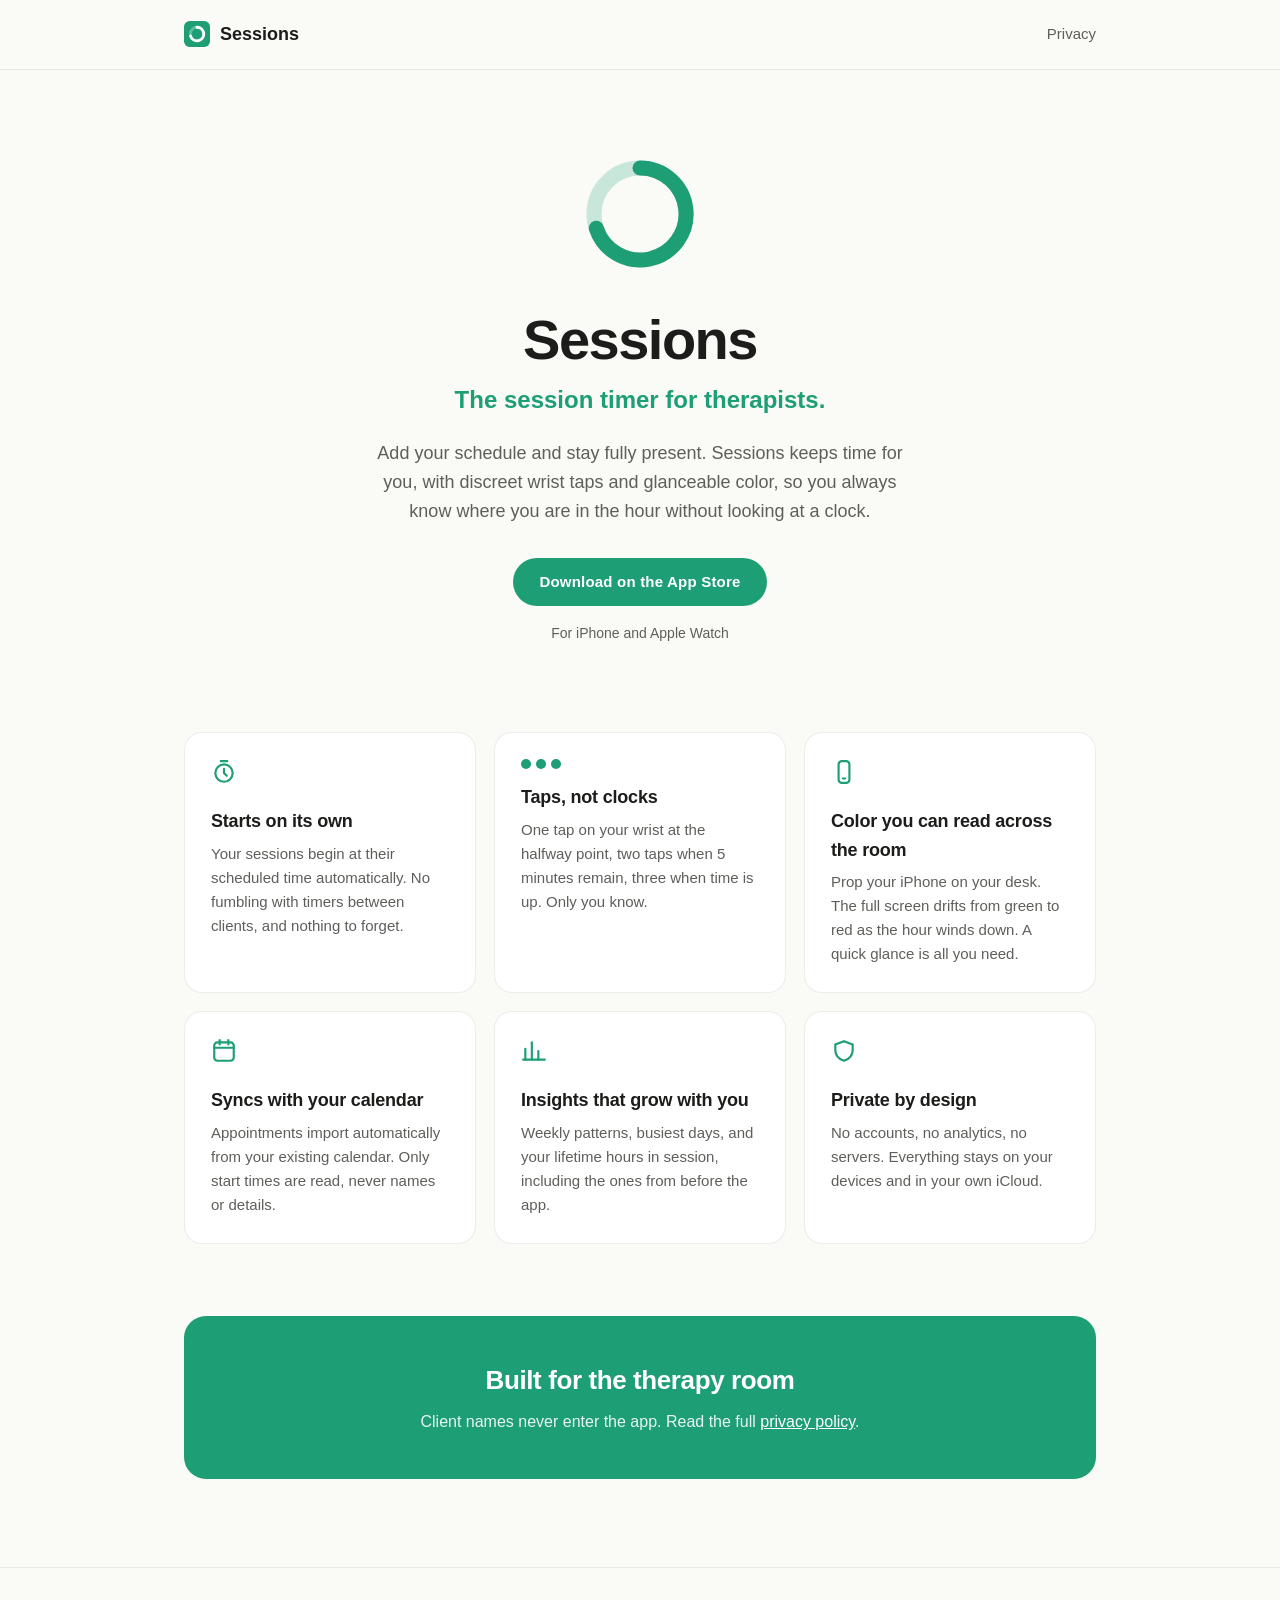
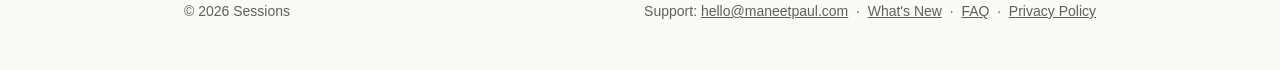
<file: index.html>
<!DOCTYPE html>
<html lang="en">
<head>
  <meta charset="UTF-8">
  <meta name="viewport" content="width=device-width, initial-scale=1.0">
  <title>Sessions: Therapist Timer</title>
  <meta name="description" content="The session timer for therapists. Discreet wrist taps and glanceable color keep you on time and fully present, without ever looking at a clock.">
  <meta name="robots" content="noindex, nofollow">
  <link rel="stylesheet" href="styles.css">
  <link rel="icon" href="data:image/svg+xml,%3Csvg xmlns='http://www.w3.org/2000/svg' viewBox='0 0 100 100'%3E%3Crect width='100' height='100' rx='22' fill='%231d9e75'/%3E%3Ccircle cx='50' cy='50' r='26' fill='none' stroke='%23ffffff' stroke-opacity='0.3' stroke-width='11'/%3E%3Cpath d='M 50 24 A 26 26 0 1 1 25.3 58' fill='none' stroke='%23ffffff' stroke-width='11' stroke-linecap='round'/%3E%3C/svg%3E">
</head>
<body>
  <header>
    <div class="wrap nav">
      <a class="brand" href="index.html">
        <svg width="26" height="26" viewBox="0 0 100 100" aria-hidden="true">
          <rect width="100" height="100" rx="22" fill="#1d9e75"/>
          <circle cx="50" cy="50" r="26" fill="none" stroke="#ffffff" stroke-opacity="0.3" stroke-width="11"/>
          <path d="M 50 24 A 26 26 0 1 1 25.3 58" fill="none" stroke="#ffffff" stroke-width="11" stroke-linecap="round"/>
        </svg>
        Sessions
      </a>
      <a class="link" href="privacy.html">Privacy</a>
    </div>
  </header>

  <main class="wrap">
    <section class="hero">
      <div class="ring">
        <svg width="120" height="120" viewBox="0 0 120 120" aria-hidden="true">
          <circle cx="60" cy="60" r="46" fill="none" stroke="#1d9e75" stroke-opacity="0.22" stroke-width="15"/>
          <path d="M 60 14 A 46 46 0 1 1 16.3 74.2" fill="none" stroke="#1d9e75" stroke-width="15" stroke-linecap="round"/>
        </svg>
      </div>
      <h1>Sessions</h1>
      <p class="tagline">The session timer for therapists.</p>
      <p class="sub">Add your schedule and stay fully present. Sessions keeps time for you, with discreet wrist taps and glanceable color, so you always know where you are in the hour without looking at a clock.</p>
      <a class="badge" href="https://apps.apple.com/app/sessions-therapist-timer/id6786839255">Download on the App&nbsp;Store</a>
      <p class="platforms">For iPhone and Apple&nbsp;Watch</p>
    </section>

    <section class="features">
      <div class="feature">
        <div class="icon">
          <svg width="26" height="26" viewBox="0 0 24 24" fill="none" stroke="currentColor" stroke-width="2" stroke-linecap="round" aria-hidden="true">
            <circle cx="12" cy="13" r="8"/><path d="M12 9v4l2.5 2.5"/><path d="M9 2h6"/>
          </svg>
        </div>
        <h3>Starts on its own</h3>
        <p>Your sessions begin at their scheduled time automatically. No fumbling with timers between clients, and nothing to forget.</p>
      </div>

      <div class="feature">
        <div class="dots" aria-hidden="true">
          <span></span><span></span><span></span>
        </div>
        <h3>Taps, not clocks</h3>
        <p>One tap on your wrist at the halfway point, two taps when 5 minutes remain, three when time is up. Only you know.</p>
      </div>

      <div class="feature">
        <div class="icon">
          <svg width="26" height="26" viewBox="0 0 24 24" fill="none" stroke="currentColor" stroke-width="2" stroke-linecap="round" aria-hidden="true">
            <rect x="7" y="2" width="10" height="20" rx="3"/><path d="M11 18h2"/>
          </svg>
        </div>
        <h3>Color you can read across the room</h3>
        <p>Prop your iPhone on your desk. The full screen drifts from green to red as the hour winds down. A quick glance is all you need.</p>
      </div>

      <div class="feature">
        <div class="icon">
          <svg width="26" height="26" viewBox="0 0 24 24" fill="none" stroke="currentColor" stroke-width="2" stroke-linecap="round" aria-hidden="true">
            <rect x="3" y="4" width="18" height="17" rx="3"/><path d="M3 9h18"/><path d="M8 2v4"/><path d="M16 2v4"/>
          </svg>
        </div>
        <h3>Syncs with your calendar</h3>
        <p>Appointments import automatically from your existing calendar. Only start times are read, never names or details.</p>
      </div>

      <div class="feature">
        <div class="icon">
          <svg width="26" height="26" viewBox="0 0 24 24" fill="none" stroke="currentColor" stroke-width="2" stroke-linecap="round" aria-hidden="true">
            <path d="M4 20V10"/><path d="M10 20V4"/><path d="M16 20v-8"/><path d="M22 20H2"/>
          </svg>
        </div>
        <h3>Insights that grow with you</h3>
        <p>Weekly patterns, busiest days, and your lifetime hours in session, including the ones from before the app.</p>
      </div>

      <div class="feature">
        <div class="icon">
          <svg width="26" height="26" viewBox="0 0 24 24" fill="none" stroke="currentColor" stroke-width="2" stroke-linecap="round" aria-hidden="true">
            <path d="M12 3l8 3v5c0 5-3.5 8.5-8 10-4.5-1.5-8-5-8-10V6z"/>
          </svg>
        </div>
        <h3>Private by design</h3>
        <p>No accounts, no analytics, no servers. Everything stays on your devices and in your own iCloud.</p>
      </div>
    </section>

    <section class="strip">
      <h2>Built for the therapy room</h2>
      <p>Client names never enter the app. Read the full <a href="privacy.html">privacy policy</a>.</p>
    </section>
  </main>

  <footer>
    <div class="wrap cols">
      <span>© 2026 Sessions</span>
      <span>
          Support: <a href="mailto:hello@maneetpaul.com">hello@maneetpaul.com</a>
        &nbsp;·&nbsp;
        <a href="changelog.html">What's New</a>
        &nbsp;·&nbsp;
        <a href="faq.html">FAQ</a>
        &nbsp;·&nbsp;
        <a href="privacy.html">Privacy Policy</a>
      </span>
    </div>
  </footer>
</body>
</html>
</file>
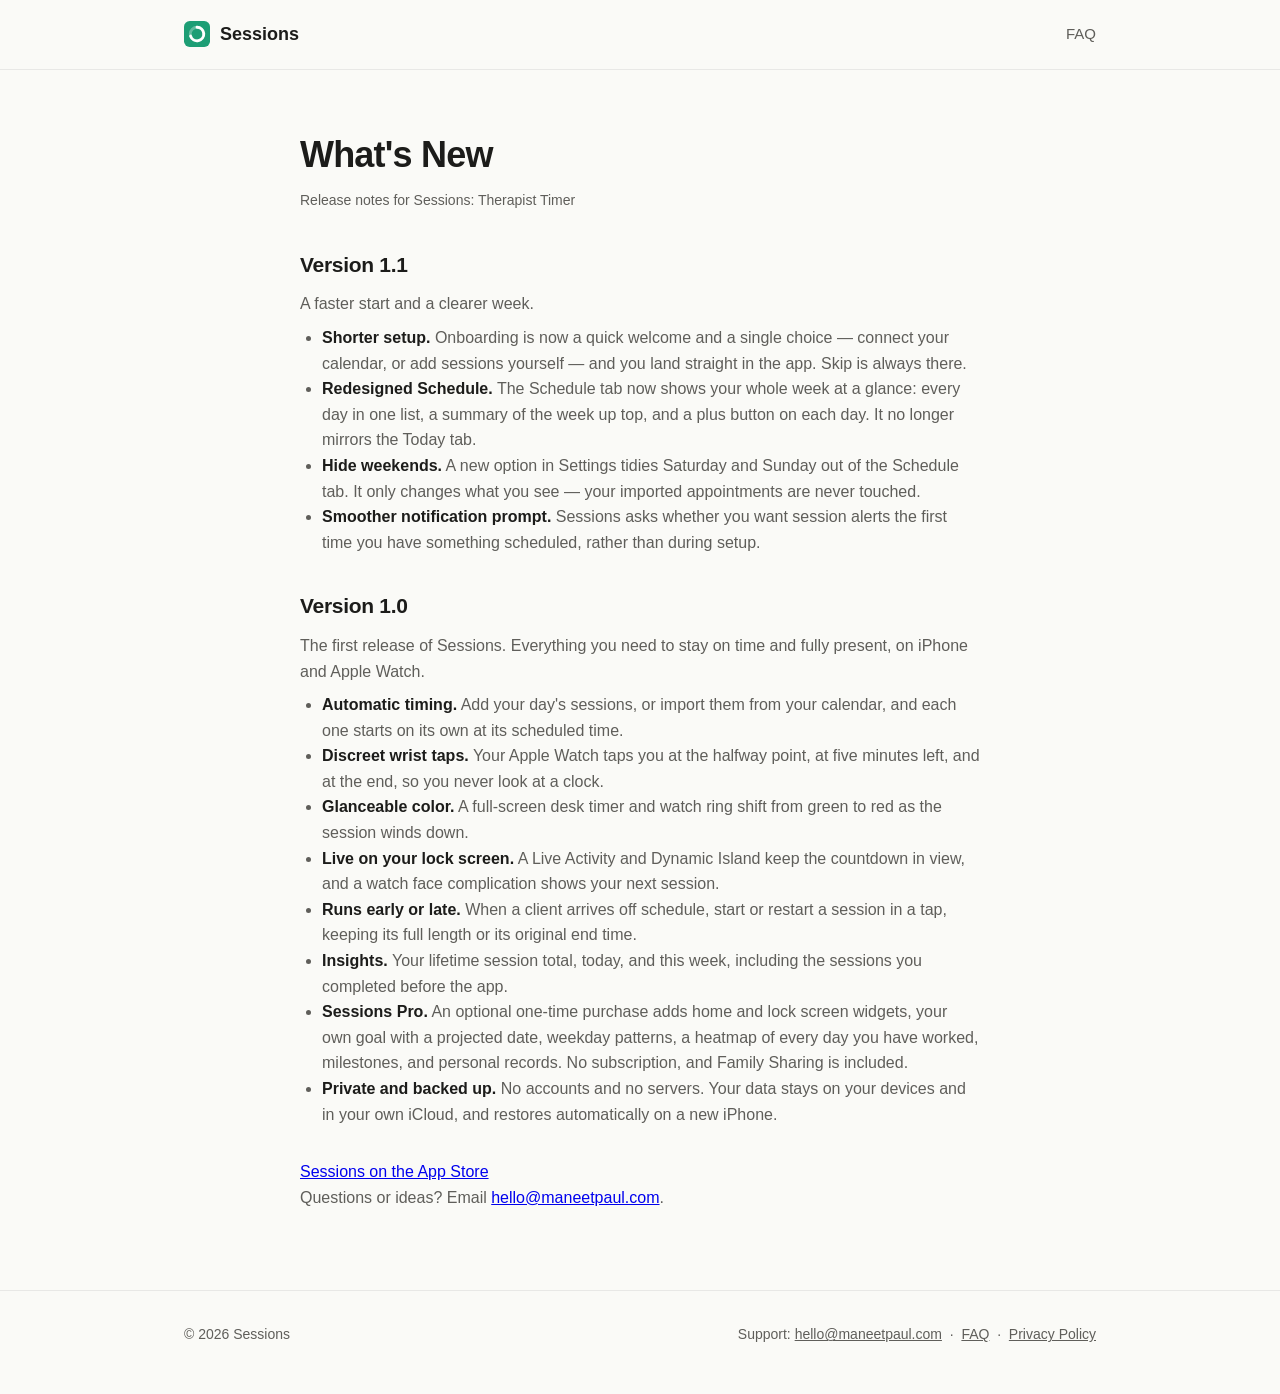
<file: changelog.html>
<!DOCTYPE html>
<html lang="en">
<head>
  <meta charset="UTF-8">
  <meta name="viewport" content="width=device-width, initial-scale=1.0">
  <title>What's New · Sessions</title>
  <meta name="description" content="Release notes for Sessions: Therapist Timer.">
  <meta name="robots" content="noindex, nofollow">
  <link rel="stylesheet" href="styles.css">
  <link rel="icon" href="data:image/svg+xml,%3Csvg xmlns='http://www.w3.org/2000/svg' viewBox='0 0 100 100'%3E%3Crect width='100' height='100' rx='22' fill='%231d9e75'/%3E%3Ccircle cx='50' cy='50' r='26' fill='none' stroke='%23ffffff' stroke-opacity='0.3' stroke-width='11'/%3E%3Cpath d='M 50 24 A 26 26 0 1 1 25.3 58' fill='none' stroke='%23ffffff' stroke-width='11' stroke-linecap='round'/%3E%3C/svg%3E">
</head>
<body>
  <header>
    <div class="wrap nav">
      <a class="brand" href="index.html">
        <svg width="26" height="26" viewBox="0 0 100 100" aria-hidden="true">
          <rect width="100" height="100" rx="22" fill="#1d9e75"/>
          <circle cx="50" cy="50" r="26" fill="none" stroke="#ffffff" stroke-opacity="0.3" stroke-width="11"/>
          <path d="M 50 24 A 26 26 0 1 1 25.3 58" fill="none" stroke="#ffffff" stroke-width="11" stroke-linecap="round"/>
        </svg>
        Sessions
      </a>
      <a class="link" href="faq.html">FAQ</a>
    </div>
  </header>

  <main class="wrap">
    <article>
      <h1>What's New</h1>
      <p class="updated">Release notes for Sessions: Therapist Timer</p>

      <h2>Version 1.1</h2>
      <p>A faster start and a clearer week.</p>
      <ul>
        <li><strong>Shorter setup.</strong> Onboarding is now a quick welcome and a single choice &mdash; connect your calendar, or add sessions yourself &mdash; and you land straight in the app. Skip is always there.</li>
        <li><strong>Redesigned Schedule.</strong> The Schedule tab now shows your whole week at a glance: every day in one list, a summary of the week up top, and a plus button on each day. It no longer mirrors the Today tab.</li>
        <li><strong>Hide weekends.</strong> A new option in Settings tidies Saturday and Sunday out of the Schedule tab. It only changes what you see &mdash; your imported appointments are never touched.</li>
        <li><strong>Smoother notification prompt.</strong> Sessions asks whether you want session alerts the first time you have something scheduled, rather than during setup.</li>
      </ul>

      <h2>Version 1.0</h2>
      <p>The first release of Sessions. Everything you need to stay on time and fully present, on iPhone and Apple Watch.</p>
      <ul>
        <li><strong>Automatic timing.</strong> Add your day's sessions, or import them from your calendar, and each one starts on its own at its scheduled time.</li>
        <li><strong>Discreet wrist taps.</strong> Your Apple Watch taps you at the halfway point, at five minutes left, and at the end, so you never look at a clock.</li>
        <li><strong>Glanceable color.</strong> A full-screen desk timer and watch ring shift from green to red as the session winds down.</li>
        <li><strong>Live on your lock screen.</strong> A Live Activity and Dynamic Island keep the countdown in view, and a watch face complication shows your next session.</li>
        <li><strong>Runs early or late.</strong> When a client arrives off schedule, start or restart a session in a tap, keeping its full length or its original end time.</li>
        <li><strong>Insights.</strong> Your lifetime session total, today, and this week, including the sessions you completed before the app.</li>
        <li><strong>Sessions Pro.</strong> An optional one-time purchase adds home and lock screen widgets, your own goal with a projected date, weekday patterns, a heatmap of every day you have worked, milestones, and personal records. No subscription, and Family Sharing is included.</li>
        <li><strong>Private and backed up.</strong> No accounts and no servers. Your data stays on your devices and in your own iCloud, and restores automatically on a new iPhone.</li>
      </ul>

      <p style="margin-top: 2rem;"><a href="https://apps.apple.com/app/sessions-therapist-timer/id6786839255">Sessions on the App&nbsp;Store</a></p>

      <p>Questions or ideas? Email <a href="mailto:hello@maneetpaul.com">hello@maneetpaul.com</a>.</p>
    </article>
  </main>

  <footer>
    <div class="wrap cols">
      <span>© 2026 Sessions</span>
      <span>
        Support: <a href="mailto:hello@maneetpaul.com">hello@maneetpaul.com</a>
        &nbsp;·&nbsp;
        <a href="faq.html">FAQ</a>
        &nbsp;·&nbsp;
        <a href="privacy.html">Privacy Policy</a>
      </span>
    </div>
  </footer>
</body>
</html>
</file>
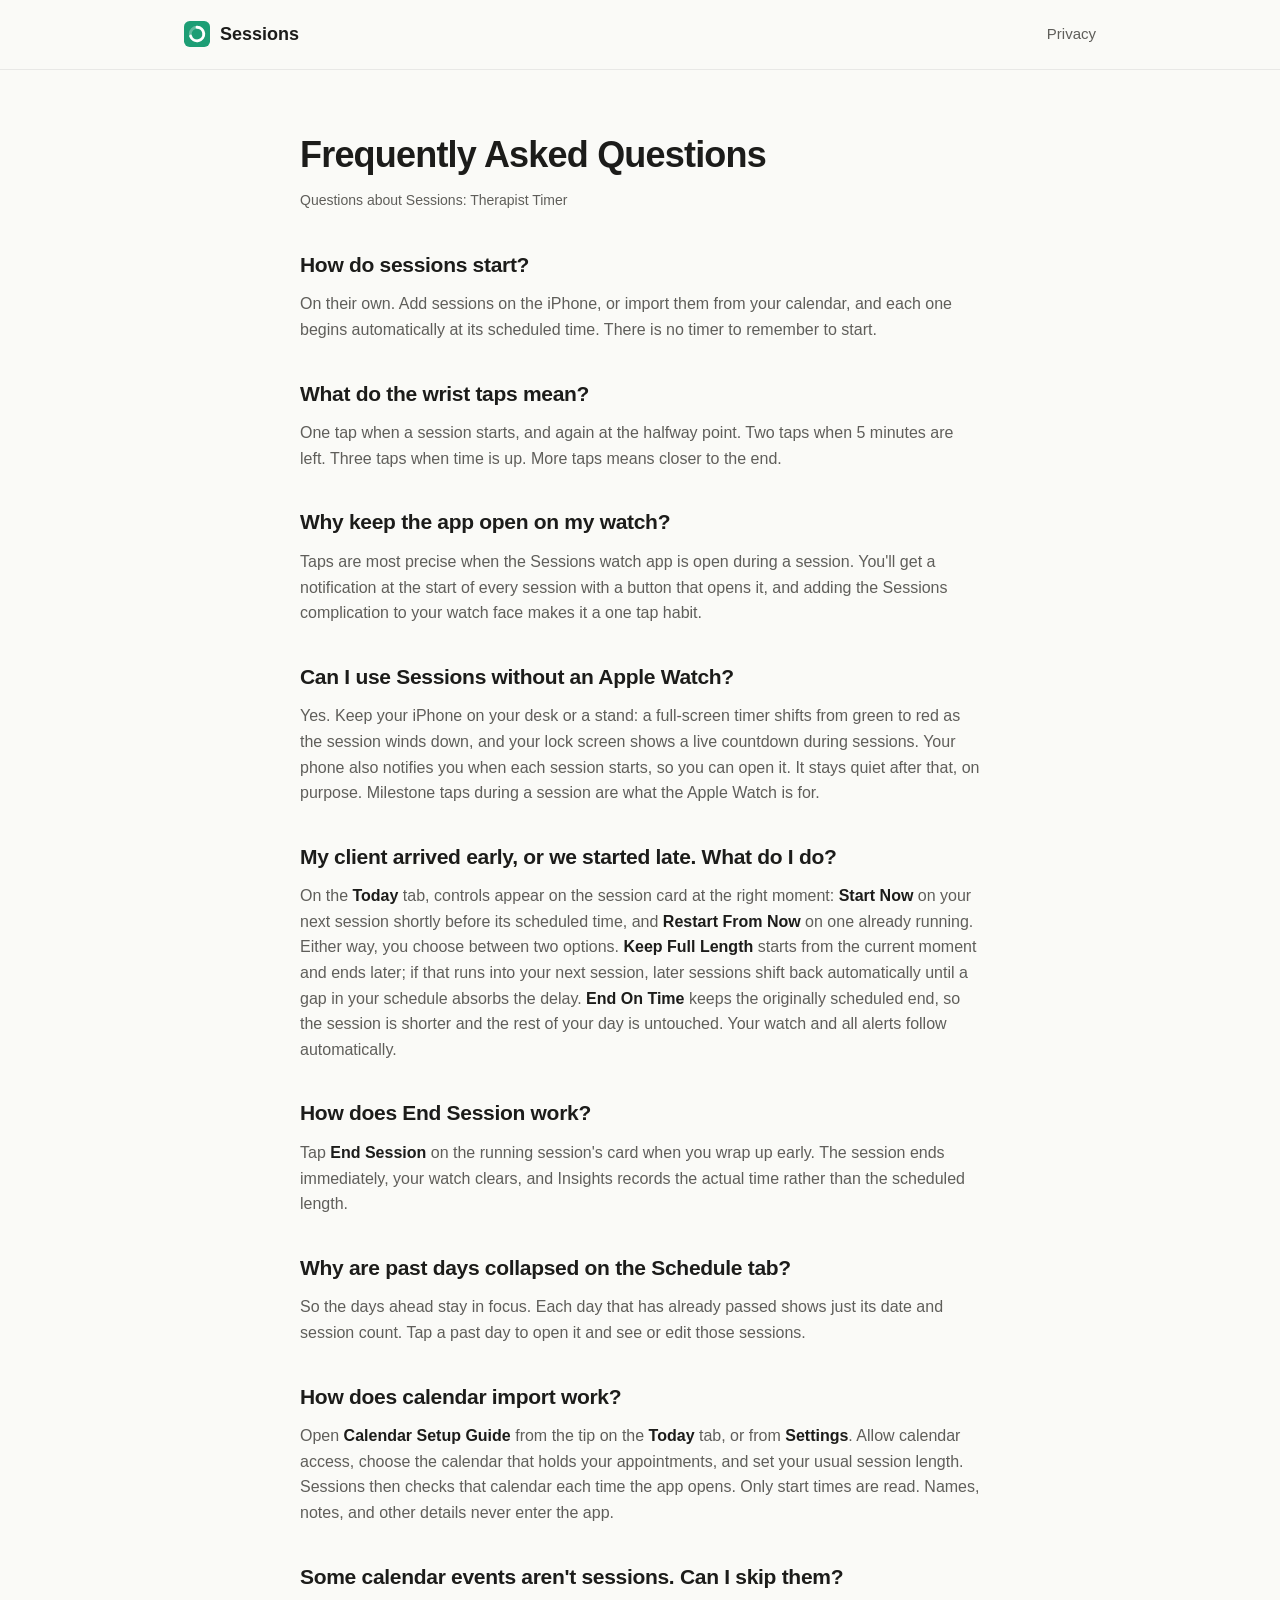
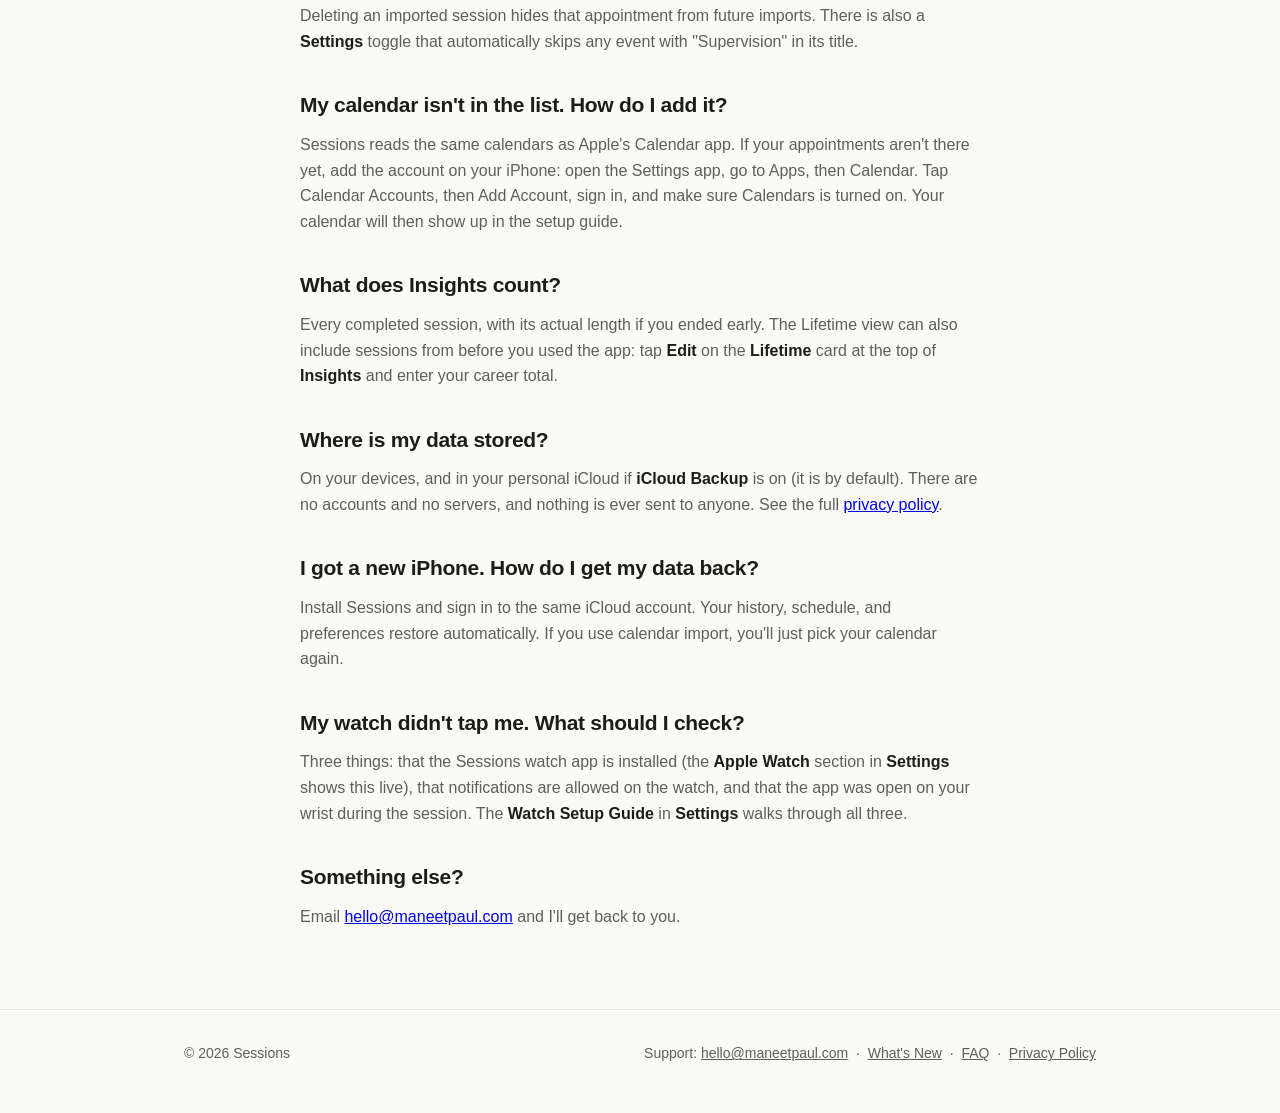
<file: faq.html>
<!DOCTYPE html>
<html lang="en">
<head>
  <meta charset="UTF-8">
  <meta name="viewport" content="width=device-width, initial-scale=1.0">
  <title>FAQ · Sessions</title>
  <meta name="description" content="Frequently asked questions about Sessions: Therapist Timer.">
  <meta name="robots" content="noindex, nofollow">
  <link rel="stylesheet" href="styles.css">
  <link rel="icon" href="data:image/svg+xml,%3Csvg xmlns='http://www.w3.org/2000/svg' viewBox='0 0 100 100'%3E%3Crect width='100' height='100' rx='22' fill='%231d9e75'/%3E%3Ccircle cx='50' cy='50' r='26' fill='none' stroke='%23ffffff' stroke-opacity='0.3' stroke-width='11'/%3E%3Cpath d='M 50 24 A 26 26 0 1 1 25.3 58' fill='none' stroke='%23ffffff' stroke-width='11' stroke-linecap='round'/%3E%3C/svg%3E">
</head>
<body>
  <header>
    <div class="wrap nav">
      <a class="brand" href="index.html">
        <svg width="26" height="26" viewBox="0 0 100 100" aria-hidden="true">
          <rect width="100" height="100" rx="22" fill="#1d9e75"/>
          <circle cx="50" cy="50" r="26" fill="none" stroke="#ffffff" stroke-opacity="0.3" stroke-width="11"/>
          <path d="M 50 24 A 26 26 0 1 1 25.3 58" fill="none" stroke="#ffffff" stroke-width="11" stroke-linecap="round"/>
        </svg>
        Sessions
      </a>
      <a class="link" href="privacy.html">Privacy</a>
    </div>
  </header>

  <main class="wrap">
    <article>
      <h1>Frequently Asked Questions</h1>
      <p class="updated">Questions about Sessions: Therapist Timer</p>

      <h2>How do sessions start?</h2>
      <p>On their own. Add sessions on the iPhone, or import them from your calendar, and each one begins automatically at its scheduled time. There is no timer to remember to start.</p>

      <h2>What do the wrist taps mean?</h2>
      <p>One tap when a session starts, and again at the halfway point. Two taps when 5 minutes are left. Three taps when time is up. More taps means closer to the end.</p>

      <h2>Why keep the app open on my watch?</h2>
      <p>Taps are most precise when the Sessions watch app is open during a session. You'll get a notification at the start of every session with a button that opens it, and adding the Sessions complication to your watch face makes it a one tap habit.</p>

      <h2>Can I use Sessions without an Apple Watch?</h2>
      <p>Yes. Keep your iPhone on your desk or a stand: a full-screen timer shifts from green to red as the session winds down, and your lock screen shows a live countdown during sessions. Your phone also notifies you when each session starts, so you can open it. It stays quiet after that, on purpose. Milestone taps during a session are what the Apple Watch is for.</p>

      <h2>My client arrived early, or we started late. What do I do?</h2>
      <p>On the <strong>Today</strong> tab, controls appear on the session card at the right moment: <strong>Start Now</strong> on your next session shortly before its scheduled time, and <strong>Restart From Now</strong> on one already running. Either way, you choose between two options. <strong>Keep Full Length</strong> starts from the current moment and ends later; if that runs into your next session, later sessions shift back automatically until a gap in your schedule absorbs the delay. <strong>End On Time</strong> keeps the originally scheduled end, so the session is shorter and the rest of your day is untouched. Your watch and all alerts follow automatically.</p>

      <h2>How does End Session work?</h2>
      <p>Tap <strong>End Session</strong> on the running session's card when you wrap up early. The session ends immediately, your watch clears, and Insights records the actual time rather than the scheduled length.</p>

      <h2>Why are past days collapsed on the Schedule tab?</h2>
      <p>So the days ahead stay in focus. Each day that has already passed shows just its date and session count. Tap a past day to open it and see or edit those sessions.</p>

      <h2>How does calendar import work?</h2>
      <p>Open <strong>Calendar Setup Guide</strong> from the tip on the <strong>Today</strong> tab, or from <strong>Settings</strong>. Allow calendar access, choose the calendar that holds your appointments, and set your usual session length. Sessions then checks that calendar each time the app opens. Only start times are read. Names, notes, and other details never enter the app.</p>

      <h2>Some calendar events aren't sessions. Can I skip them?</h2>
      <p>Deleting an imported session hides that appointment from future imports. There is also a <strong>Settings</strong> toggle that automatically skips any event with "Supervision" in its title.</p>

      <h2>My calendar isn't in the list. How do I add it?</h2>
      <p>Sessions reads the same calendars as Apple's Calendar app. If your appointments aren't there yet, add the account on your iPhone: open the Settings app, go to Apps, then Calendar. Tap Calendar Accounts, then Add Account, sign in, and make sure Calendars is turned on. Your calendar will then show up in the setup guide.</p>

      <h2>What does Insights count?</h2>
      <p>Every completed session, with its actual length if you ended early. The Lifetime view can also include sessions from before you used the app: tap <strong>Edit</strong> on the <strong>Lifetime</strong> card at the top of <strong>Insights</strong> and enter your career total.</p>

      <h2>Where is my data stored?</h2>
      <p>On your devices, and in your personal iCloud if <strong>iCloud Backup</strong> is on (it is by default). There are no accounts and no servers, and nothing is ever sent to anyone. See the full <a href="privacy.html">privacy policy</a>.</p>

      <h2>I got a new iPhone. How do I get my data back?</h2>
      <p>Install Sessions and sign in to the same iCloud account. Your history, schedule, and preferences restore automatically. If you use calendar import, you'll just pick your calendar again.</p>

      <h2>My watch didn't tap me. What should I check?</h2>
      <p>Three things: that the Sessions watch app is installed (the <strong>Apple Watch</strong> section in <strong>Settings</strong> shows this live), that notifications are allowed on the watch, and that the app was open on your wrist during the session. The <strong>Watch Setup Guide</strong> in <strong>Settings</strong> walks through all three.</p>

      <h2>Something else?</h2>
      <p>Email <a href="mailto:hello@maneetpaul.com">hello@maneetpaul.com</a> and I'll get back to you.</p>
    </article>
  </main>

  <footer>
    <div class="wrap cols">
      <span>© 2026 Sessions</span>
      <span>
        Support: <a href="mailto:hello@maneetpaul.com">hello@maneetpaul.com</a>
        &nbsp;·&nbsp;
        <a href="changelog.html">What's New</a>
        &nbsp;·&nbsp;
        <a href="faq.html">FAQ</a>
        &nbsp;·&nbsp;
        <a href="privacy.html">Privacy Policy</a>
      </span>
    </div>
  </footer>
</body>
</html>
</file>
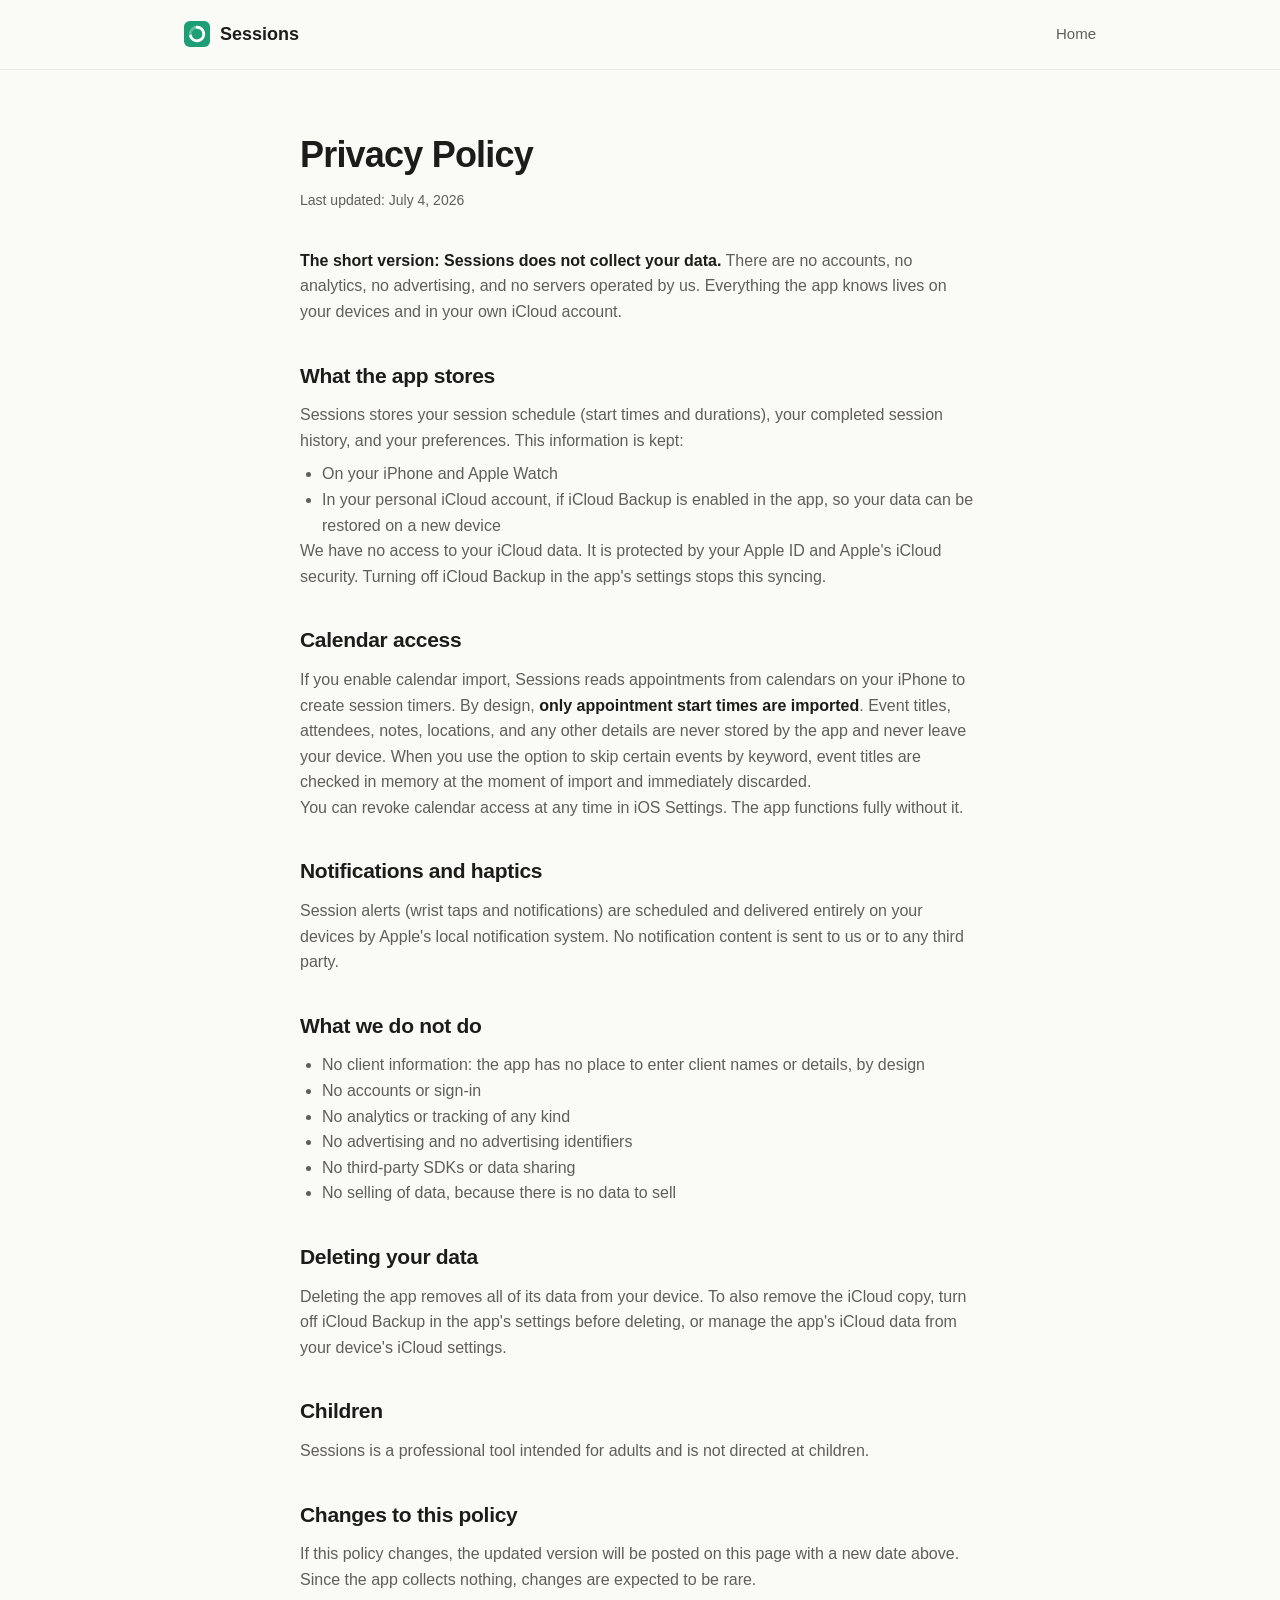
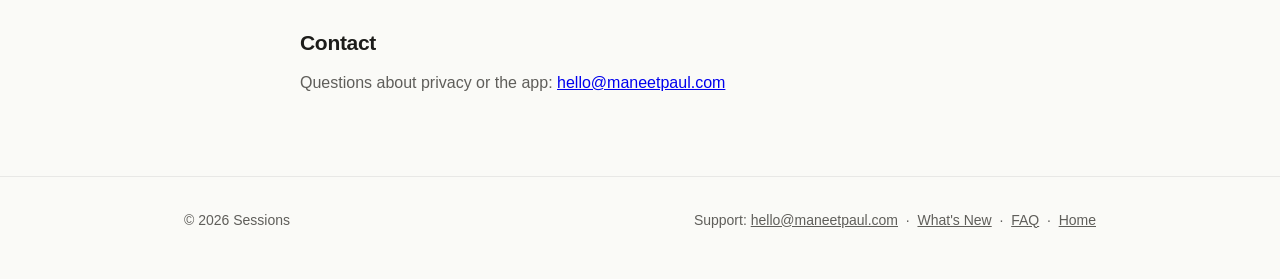
<file: privacy.html>
<!DOCTYPE html>
<html lang="en">
<head>
  <meta charset="UTF-8">
  <meta name="viewport" content="width=device-width, initial-scale=1.0">
  <title>Privacy Policy · Sessions</title>
  <meta name="description" content="Privacy policy for Sessions: Therapist Timer.">
  <meta name="robots" content="noindex, nofollow">
  <link rel="stylesheet" href="styles.css">
  <link rel="icon" href="data:image/svg+xml,%3Csvg xmlns='http://www.w3.org/2000/svg' viewBox='0 0 100 100'%3E%3Crect width='100' height='100' rx='22' fill='%231d9e75'/%3E%3Ccircle cx='50' cy='50' r='26' fill='none' stroke='%23ffffff' stroke-opacity='0.3' stroke-width='11'/%3E%3Cpath d='M 50 24 A 26 26 0 1 1 25.3 58' fill='none' stroke='%23ffffff' stroke-width='11' stroke-linecap='round'/%3E%3C/svg%3E">
</head>
<body>
  <header>
    <div class="wrap nav">
      <a class="brand" href="index.html">
        <svg width="26" height="26" viewBox="0 0 100 100" aria-hidden="true">
          <rect width="100" height="100" rx="22" fill="#1d9e75"/>
          <circle cx="50" cy="50" r="26" fill="none" stroke="#ffffff" stroke-opacity="0.3" stroke-width="11"/>
          <path d="M 50 24 A 26 26 0 1 1 25.3 58" fill="none" stroke="#ffffff" stroke-width="11" stroke-linecap="round"/>
        </svg>
        Sessions
      </a>
      <a class="link" href="index.html">Home</a>
    </div>
  </header>

  <main class="wrap">
    <article>
      <h1>Privacy Policy</h1>
      <p class="updated">Last updated: July 4, 2026</p>

      <p><strong>The short version: Sessions does not collect your data.</strong> There are no accounts, no analytics, no advertising, and no servers operated by us. Everything the app knows lives on your devices and in your own iCloud account.</p>

      <h2>What the app stores</h2>
      <p>Sessions stores your session schedule (start times and durations), your completed session history, and your preferences. This information is kept:</p>
      <ul>
        <li>On your iPhone and Apple Watch</li>
        <li>In your personal iCloud account, if iCloud Backup is enabled in the app, so your data can be restored on a new device</li>
      </ul>
      <p>We have no access to your iCloud data. It is protected by your Apple ID and Apple's iCloud security. Turning off iCloud Backup in the app's settings stops this syncing.</p>

      <h2>Calendar access</h2>
      <p>If you enable calendar import, Sessions reads appointments from calendars on your iPhone to create session timers. By design, <strong>only appointment start times are imported</strong>. Event titles, attendees, notes, locations, and any other details are never stored by the app and never leave your device. When you use the option to skip certain events by keyword, event titles are checked in memory at the moment of import and immediately discarded.</p>
      <p>You can revoke calendar access at any time in iOS Settings. The app functions fully without it.</p>

      <h2>Notifications and haptics</h2>
      <p>Session alerts (wrist taps and notifications) are scheduled and delivered entirely on your devices by Apple's local notification system. No notification content is sent to us or to any third party.</p>

      <h2>What we do not do</h2>
      <ul>
        <li>No client information: the app has no place to enter client names or details, by design</li>
        <li>No accounts or sign-in</li>
        <li>No analytics or tracking of any kind</li>
        <li>No advertising and no advertising identifiers</li>
        <li>No third-party SDKs or data sharing</li>
        <li>No selling of data, because there is no data to sell</li>
      </ul>

      <h2>Deleting your data</h2>
      <p>Deleting the app removes all of its data from your device. To also remove the iCloud copy, turn off iCloud Backup in the app's settings before deleting, or manage the app's iCloud data from your device's iCloud settings.</p>

      <h2>Children</h2>
      <p>Sessions is a professional tool intended for adults and is not directed at children.</p>

      <h2>Changes to this policy</h2>
      <p>If this policy changes, the updated version will be posted on this page with a new date above. Since the app collects nothing, changes are expected to be rare.</p>

      <h2>Contact</h2>
      <p>Questions about privacy or the app: <a href="mailto:hello@maneetpaul.com">hello@maneetpaul.com</a></p>
    </article>
  </main>

  <footer>
    <div class="wrap cols">
      <span>© 2026 Sessions</span>
      <span>
        Support: <a href="mailto:hello@maneetpaul.com">hello@maneetpaul.com</a>
        &nbsp;·&nbsp;
        <a href="changelog.html">What's New</a>
        &nbsp;·&nbsp;
        <a href="faq.html">FAQ</a>
        &nbsp;·&nbsp;
        <a href="index.html">Home</a>
      </span>
    </div>
  </footer>
</body>
</html>
</file>
<file: styles.css>
:root {
  --sage: #1d9e75;
  --sage-deep: #0f6e56;
  --ink: #1c1c1a;
  --ink-soft: #5f5e5a;
  --bg: #fafaf7;
  --card: #ffffff;
  --line: rgba(28, 28, 26, 0.08);
}

@media (prefers-color-scheme: dark) {
  :root {
    --sage: #5dcaa5;
    --sage-deep: #9fe1cb;
    --ink: #f1efe8;
    --ink-soft: #b4b2a9;
    --bg: #101413;
    --card: #1a211e;
    --line: rgba(241, 239, 232, 0.1);
  }
}

* {
  margin: 0;
  padding: 0;
  box-sizing: border-box;
}

body {
  font-family: -apple-system, BlinkMacSystemFont, "SF Pro Text", "Segoe UI", Roboto, sans-serif;
  background: var(--bg);
  color: var(--ink);
  line-height: 1.6;
  -webkit-font-smoothing: antialiased;
}

.wrap {
  max-width: 960px;
  margin: 0 auto;
  padding: 0 24px;
}

/* Header */
header {
  padding: 20px 0;
  border-bottom: 1px solid var(--line);
}

.nav {
  display: flex;
  align-items: center;
  justify-content: space-between;
}

.brand {
  display: flex;
  align-items: center;
  gap: 10px;
  text-decoration: none;
  color: var(--ink);
  font-weight: 600;
  font-size: 18px;
}

.nav a.link {
  color: var(--ink-soft);
  text-decoration: none;
  font-size: 15px;
}

.nav a.link:hover {
  color: var(--sage);
}

/* Hero */
.hero {
  text-align: center;
  padding: 84px 0 64px;
}

.hero .ring {
  margin-bottom: 28px;
}

.hero h1 {
  font-size: 56px;
  letter-spacing: -1.5px;
  line-height: 1.1;
  font-weight: 700;
}

.hero .tagline {
  font-size: 24px;
  color: var(--sage);
  font-weight: 600;
  margin-top: 10px;
}

.hero .sub {
  max-width: 560px;
  margin: 20px auto 0;
  font-size: 18px;
  color: var(--ink-soft);
}

.badge {
  display: inline-block;
  margin-top: 32px;
  padding: 12px 26px;
  border-radius: 999px;
  background: var(--sage);
  color: #ffffff;
  font-weight: 600;
  font-size: 15px;
  letter-spacing: 0.2px;
  text-decoration: none;
  transition: opacity 0.15s ease;
}

.badge:hover {
  opacity: 0.88;
}

.platforms {
  margin-top: 16px;
  font-size: 14px;
  color: var(--ink-soft);
}

/* Features */
.features {
  display: grid;
  grid-template-columns: repeat(auto-fit, minmax(270px, 1fr));
  gap: 18px;
  padding: 24px 0 72px;
}

.feature {
  background: var(--card);
  border: 1px solid var(--line);
  border-radius: 18px;
  padding: 26px;
}

.feature .dots {
  display: flex;
  gap: 5px;
  margin-bottom: 14px;
}

.feature .dots span {
  width: 10px;
  height: 10px;
  border-radius: 50%;
  background: var(--sage);
  display: inline-block;
}

.feature .icon {
  margin-bottom: 14px;
  color: var(--sage);
}

.feature h3 {
  font-size: 18px;
  font-weight: 650;
  margin-bottom: 6px;
  letter-spacing: -0.2px;
}

.feature p {
  font-size: 15px;
  color: var(--ink-soft);
}

/* Privacy strip */
.strip {
  background: var(--sage);
  border-radius: 22px;
  text-align: center;
  padding: 44px 28px;
  margin-bottom: 88px;
}

.strip h2 {
  color: #ffffff;
  font-size: 26px;
  letter-spacing: -0.4px;
}

.strip p {
  color: rgba(255, 255, 255, 0.9);
  margin-top: 8px;
  font-size: 16px;
}

.strip a {
  color: #ffffff;
}

/* Article (privacy page) */
article {
  max-width: 680px;
  margin: 0 auto;
  padding: 56px 0 80px;
}

article h1 {
  font-size: 36px;
  letter-spacing: -0.8px;
  margin-bottom: 6px;
}

article .updated {
  color: var(--ink-soft);
  font-size: 14px;
  margin-bottom: 36px;
}

article h2 {
  font-size: 21px;
  letter-spacing: -0.3px;
  margin: 34px 0 10px;
}

article p,
article li {
  color: var(--ink-soft);
  font-size: 16px;
}

article ul {
  padding-left: 22px;
  margin-top: 8px;
}

article strong {
  color: var(--ink);
}

/* Footer */
footer {
  border-top: 1px solid var(--line);
  padding: 32px 0 48px;
  font-size: 14px;
  color: var(--ink-soft);
}

footer .cols {
  display: flex;
  justify-content: space-between;
  flex-wrap: wrap;
  gap: 12px;
}

footer a {
  color: var(--ink-soft);
}

footer a:hover {
  color: var(--sage);
}

@media (max-width: 600px) {
  .hero {
    padding: 56px 0 44px;
  }
  .hero h1 {
    font-size: 42px;
  }
  .hero .tagline {
    font-size: 20px;
  }
}
</file>
